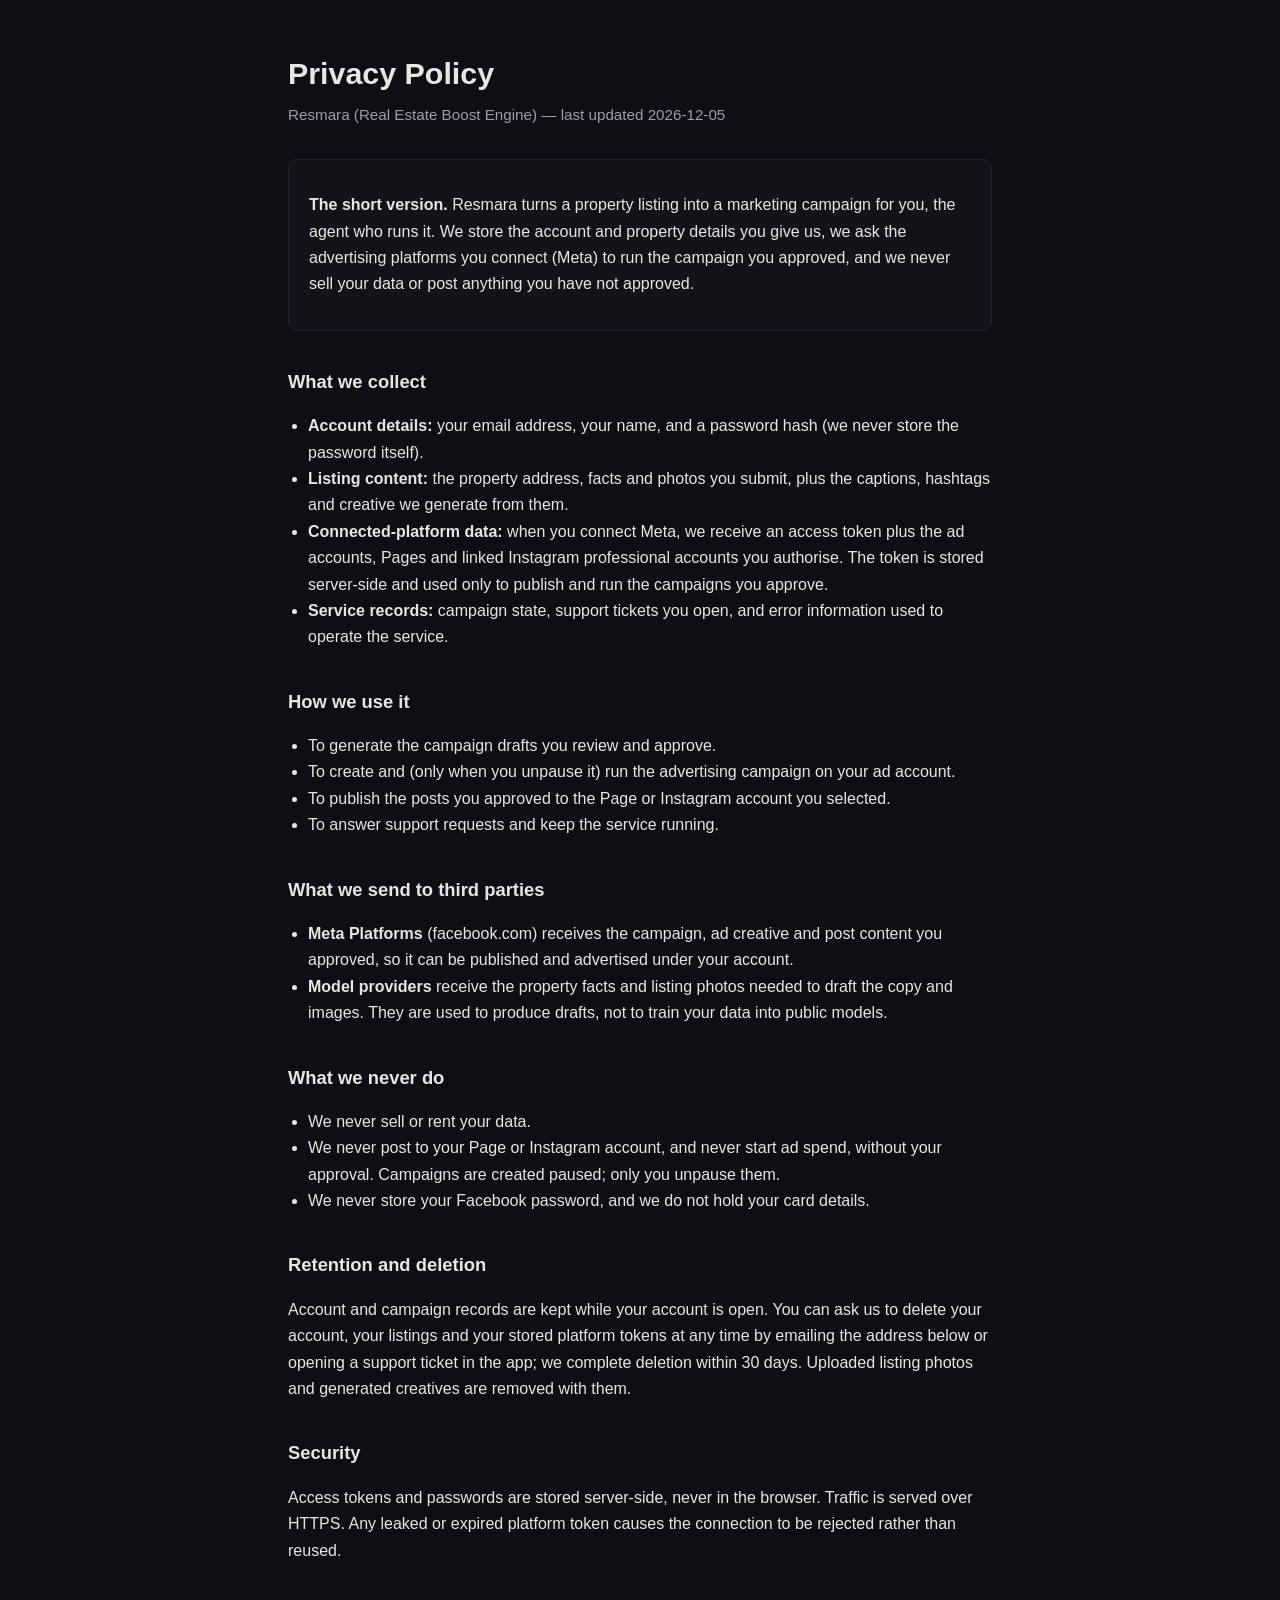
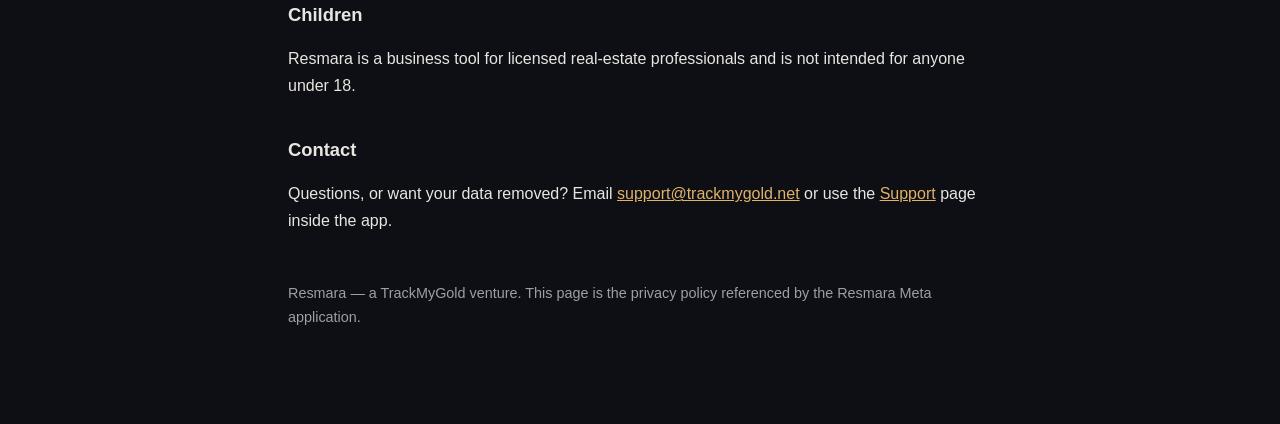
<file: static/privacy.html>
<!DOCTYPE html>
<html lang="en">
<head>
<meta charset="utf-8">
<meta name="viewport" content="width=device-width, initial-scale=1">
<title>Privacy Policy — Resmara</title>
<style>
  :root { color-scheme: dark; }
  body { margin:0; background:#0d0f14; color:#e8e6e1; font:16px/1.65 -apple-system,BlinkMacSystemFont,"Segoe UI",Roboto,Helvetica,Arial,sans-serif; }
  main { max-width:44rem; margin:0 auto; padding:3rem 1.25rem 5rem; }
  h1 { font-size:1.9rem; margin:0 0 .25rem; }
  h2 { font-size:1.15rem; margin:2.25rem 0 .5rem; }
  .sub { color:#9aa0a6; margin:0 0 2rem; font-size:.95rem; }
  a { color:#e0b26a; }
  ul { padding-left:1.25rem; }
  .card { border:1px solid #23262e; border-radius:10px; padding:1rem 1.25rem; background:#12141a; }
  footer { margin-top:3rem; color:#9aa0a6; font-size:.9rem; }
</style>
</head>
<body>
<main>
  <h1>Privacy Policy</h1>
  <p class="sub">Resmara (Real Estate Boost Engine) — last updated <span id="updated">2026</span></p>

  <div class="card">
    <p><strong>The short version.</strong> Resmara turns a property listing into a marketing campaign for
    you, the agent who runs it. We store the account and property details you give us, we ask the
    advertising platforms you connect (Meta) to run the campaign you approved, and we never sell your
    data or post anything you have not approved.</p>
  </div>

  <h2>What we collect</h2>
  <ul>
    <li><strong>Account details:</strong> your email address, your name, and a password hash (we never
      store the password itself).</li>
    <li><strong>Listing content:</strong> the property address, facts and photos you submit, plus the
      captions, hashtags and creative we generate from them.</li>
    <li><strong>Connected-platform data:</strong> when you connect Meta, we receive an access token plus
      the ad accounts, Pages and linked Instagram professional accounts you authorise. The token is
      stored server-side and used only to publish and run the campaigns you approve.</li>
    <li><strong>Service records:</strong> campaign state, support tickets you open, and error
      information used to operate the service.</li>
  </ul>

  <h2>How we use it</h2>
  <ul>
    <li>To generate the campaign drafts you review and approve.</li>
    <li>To create and (only when you unpause it) run the advertising campaign on your ad account.</li>
    <li>To publish the posts you approved to the Page or Instagram account you selected.</li>
    <li>To answer support requests and keep the service running.</li>
  </ul>

  <h2>What we send to third parties</h2>
  <ul>
    <li><strong>Meta Platforms</strong> (facebook.com) receives the campaign, ad creative and post
      content you approved, so it can be published and advertised under your account.</li>
    <li><strong>Model providers</strong> receive the property facts and listing photos needed to draft
      the copy and images. They are used to produce drafts, not to train your data into public
      models.</li>
  </ul>

  <h2>What we never do</h2>
  <ul>
    <li>We never sell or rent your data.</li>
    <li>We never post to your Page or Instagram account, and never start ad spend, without your
      approval. Campaigns are created paused; only you unpause them.</li>
    <li>We never store your Facebook password, and we do not hold your card details.</li>
  </ul>

  <h2>Retention and deletion</h2>
  <p>Account and campaign records are kept while your account is open. You can ask us to delete your
  account, your listings and your stored platform tokens at any time by emailing the address below or
  opening a support ticket in the app; we complete deletion within 30 days. Uploaded listing photos and
  generated creatives are removed with them.</p>

  <h2>Security</h2>
  <p>Access tokens and passwords are stored server-side, never in the browser. Traffic is served over
  HTTPS. Any leaked or expired platform token causes the connection to be rejected rather than reused.</p>

  <h2>Children</h2>
  <p>Resmara is a business tool for licensed real-estate professionals and is not intended for anyone
  under 18.</p>

  <h2>Contact</h2>
  <p>Questions, or want your data removed?
  Email <a href="mailto:support@trackmygold.net">support@trackmygold.net</a> or use the
  <a href="./#support">Support</a> page inside the app.</p>

  <footer>
    <p>Resmara — a TrackMyGold venture. This page is the privacy policy referenced by the Resmara Meta
    application.</p>
  </footer>
</main>
<script>document.getElementById('updated').textContent = new Date().toISOString().slice(0, 10);</script>
</body>
</html>
</file>
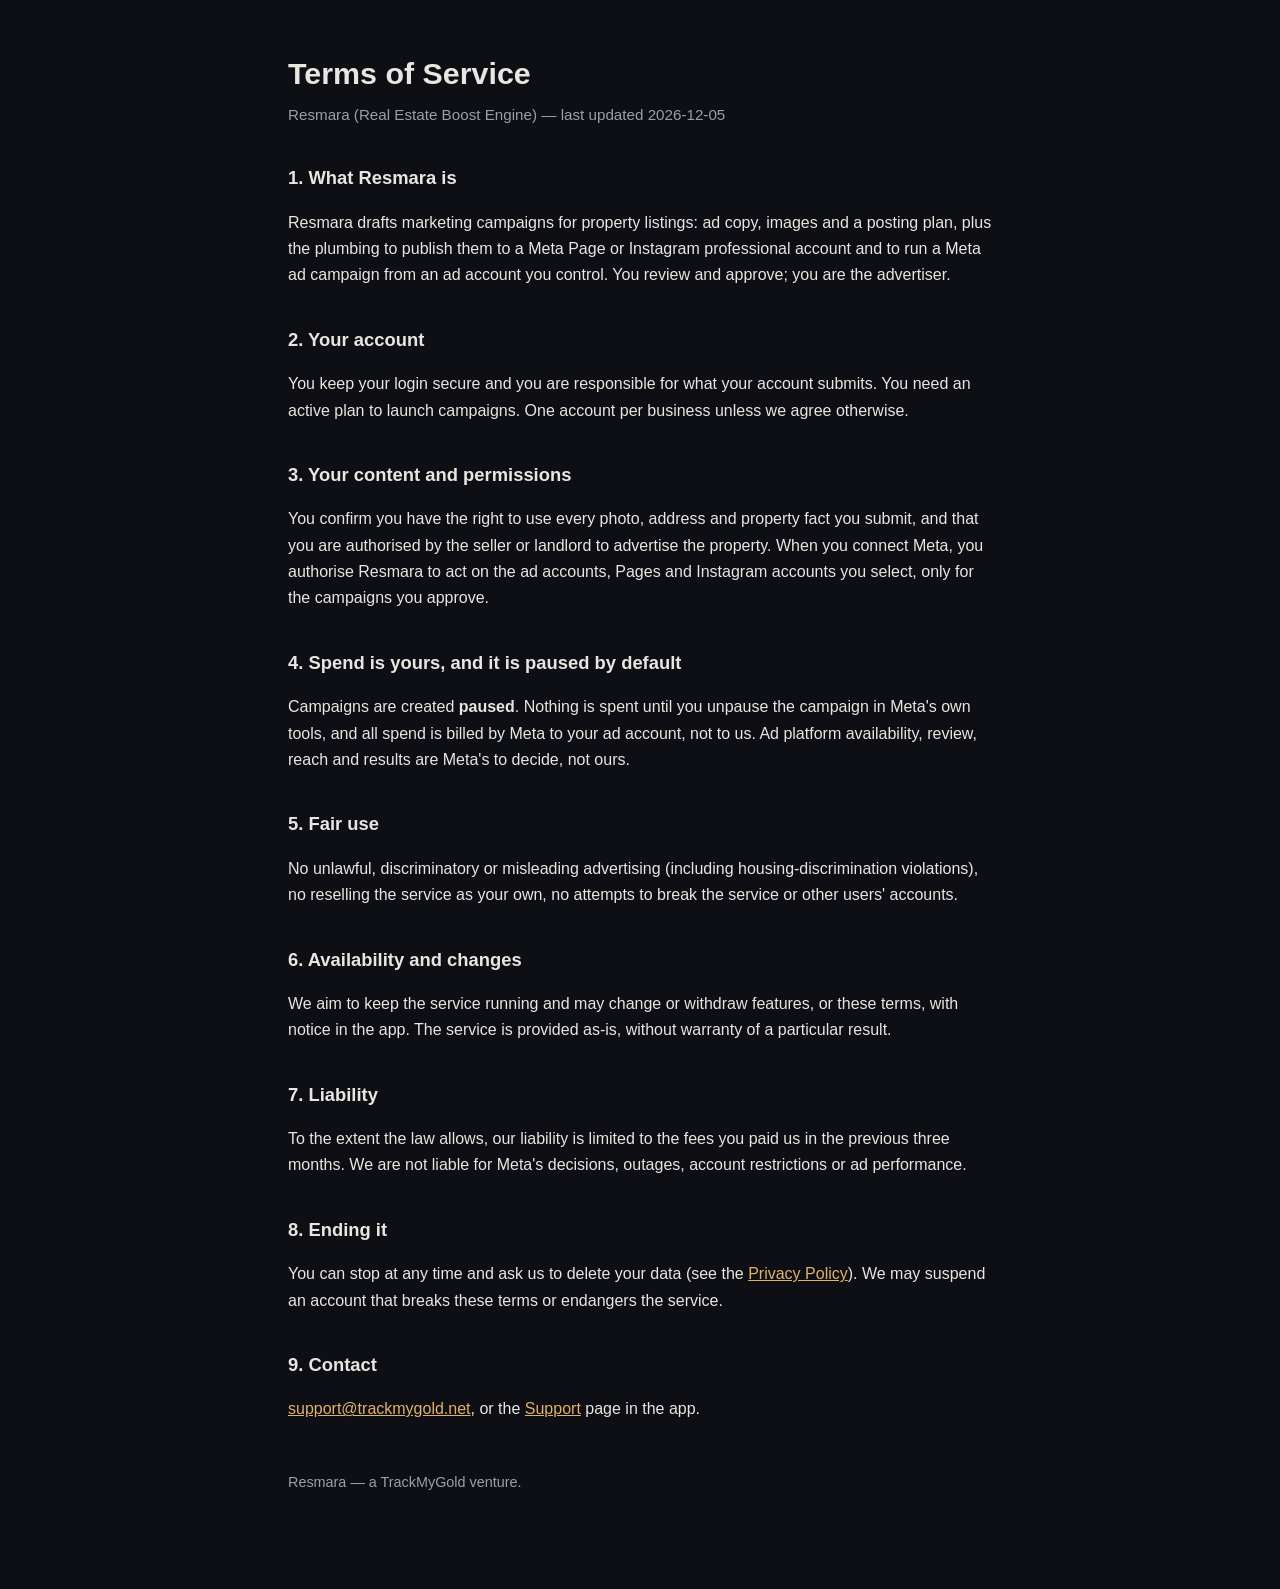
<file: static/terms.html>
<!DOCTYPE html>
<html lang="en">
<head>
<meta charset="utf-8">
<meta name="viewport" content="width=device-width, initial-scale=1">
<title>Terms of Service — Resmara</title>
<style>
  :root { color-scheme: dark; }
  body { margin:0; background:#0d0f14; color:#e8e6e1; font:16px/1.65 -apple-system,BlinkMacSystemFont,"Segoe UI",Roboto,Helvetica,Arial,sans-serif; }
  main { max-width:44rem; margin:0 auto; padding:3rem 1.25rem 5rem; }
  h1 { font-size:1.9rem; margin:0 0 .25rem; }
  h2 { font-size:1.15rem; margin:2.25rem 0 .5rem; }
  .sub { color:#9aa0a6; margin:0 0 2rem; font-size:.95rem; }
  a { color:#e0b26a; }
  ul { padding-left:1.25rem; }
  footer { margin-top:3rem; color:#9aa0a6; font-size:.9rem; }
</style>
</head>
<body>
<main>
  <h1>Terms of Service</h1>
  <p class="sub">Resmara (Real Estate Boost Engine) — last updated <span id="updated">2026</span></p>

  <h2>1. What Resmara is</h2>
  <p>Resmara drafts marketing campaigns for property listings: ad copy, images and a posting plan, plus
  the plumbing to publish them to a Meta Page or Instagram professional account and to run a Meta ad
  campaign from an ad account you control. You review and approve; you are the advertiser.</p>

  <h2>2. Your account</h2>
  <p>You keep your login secure and you are responsible for what your account submits. You need an
  active plan to launch campaigns. One account per business unless we agree otherwise.</p>

  <h2>3. Your content and permissions</h2>
  <p>You confirm you have the right to use every photo, address and property fact you submit, and that
  you are authorised by the seller or landlord to advertise the property. When you connect Meta, you
  authorise Resmara to act on the ad accounts, Pages and Instagram accounts you select, only for the
  campaigns you approve.</p>

  <h2>4. Spend is yours, and it is paused by default</h2>
  <p>Campaigns are created <strong>paused</strong>. Nothing is spent until you unpause the campaign in
  Meta's own tools, and all spend is billed by Meta to your ad account, not to us. Ad platform
  availability, review, reach and results are Meta's to decide, not ours.</p>

  <h2>5. Fair use</h2>
  <p>No unlawful, discriminatory or misleading advertising (including housing-discrimination violations),
  no reselling the service as your own, no attempts to break the service or other users' accounts.</p>

  <h2>6. Availability and changes</h2>
  <p>We aim to keep the service running and may change or withdraw features, or these terms, with notice
  in the app. The service is provided as-is, without warranty of a particular result.</p>

  <h2>7. Liability</h2>
  <p>To the extent the law allows, our liability is limited to the fees you paid us in the previous three
  months. We are not liable for Meta's decisions, outages, account restrictions or ad performance.</p>

  <h2>8. Ending it</h2>
  <p>You can stop at any time and ask us to delete your data (see the
  <a href="./privacy.html">Privacy Policy</a>). We may suspend an account that breaks these terms or
  endangers the service.</p>

  <h2>9. Contact</h2>
  <p><a href="mailto:support@trackmygold.net">support@trackmygold.net</a>, or the
  <a href="./#support">Support</a> page in the app.</p>

  <footer><p>Resmara — a TrackMyGold venture.</p></footer>
</main>
<script>document.getElementById('updated').textContent = new Date().toISOString().slice(0, 10);</script>
</body>
</html>
</file>
